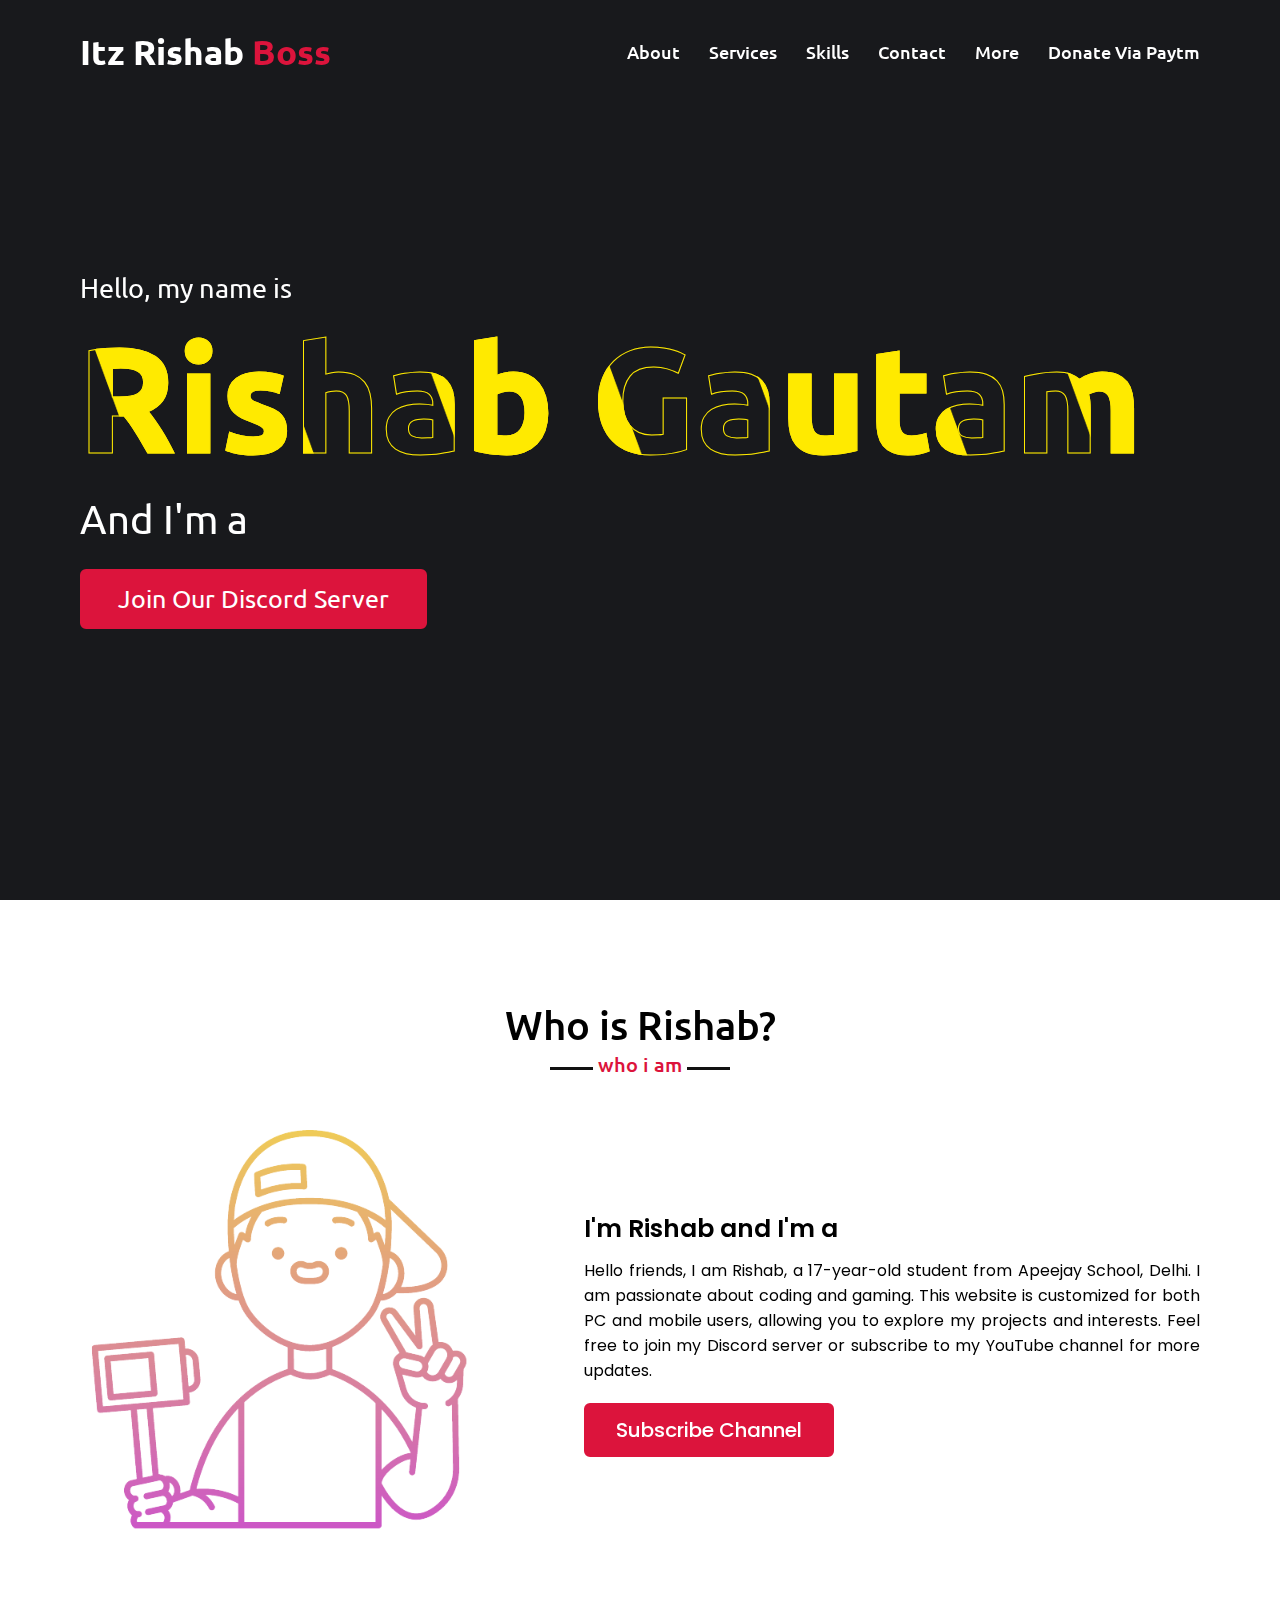
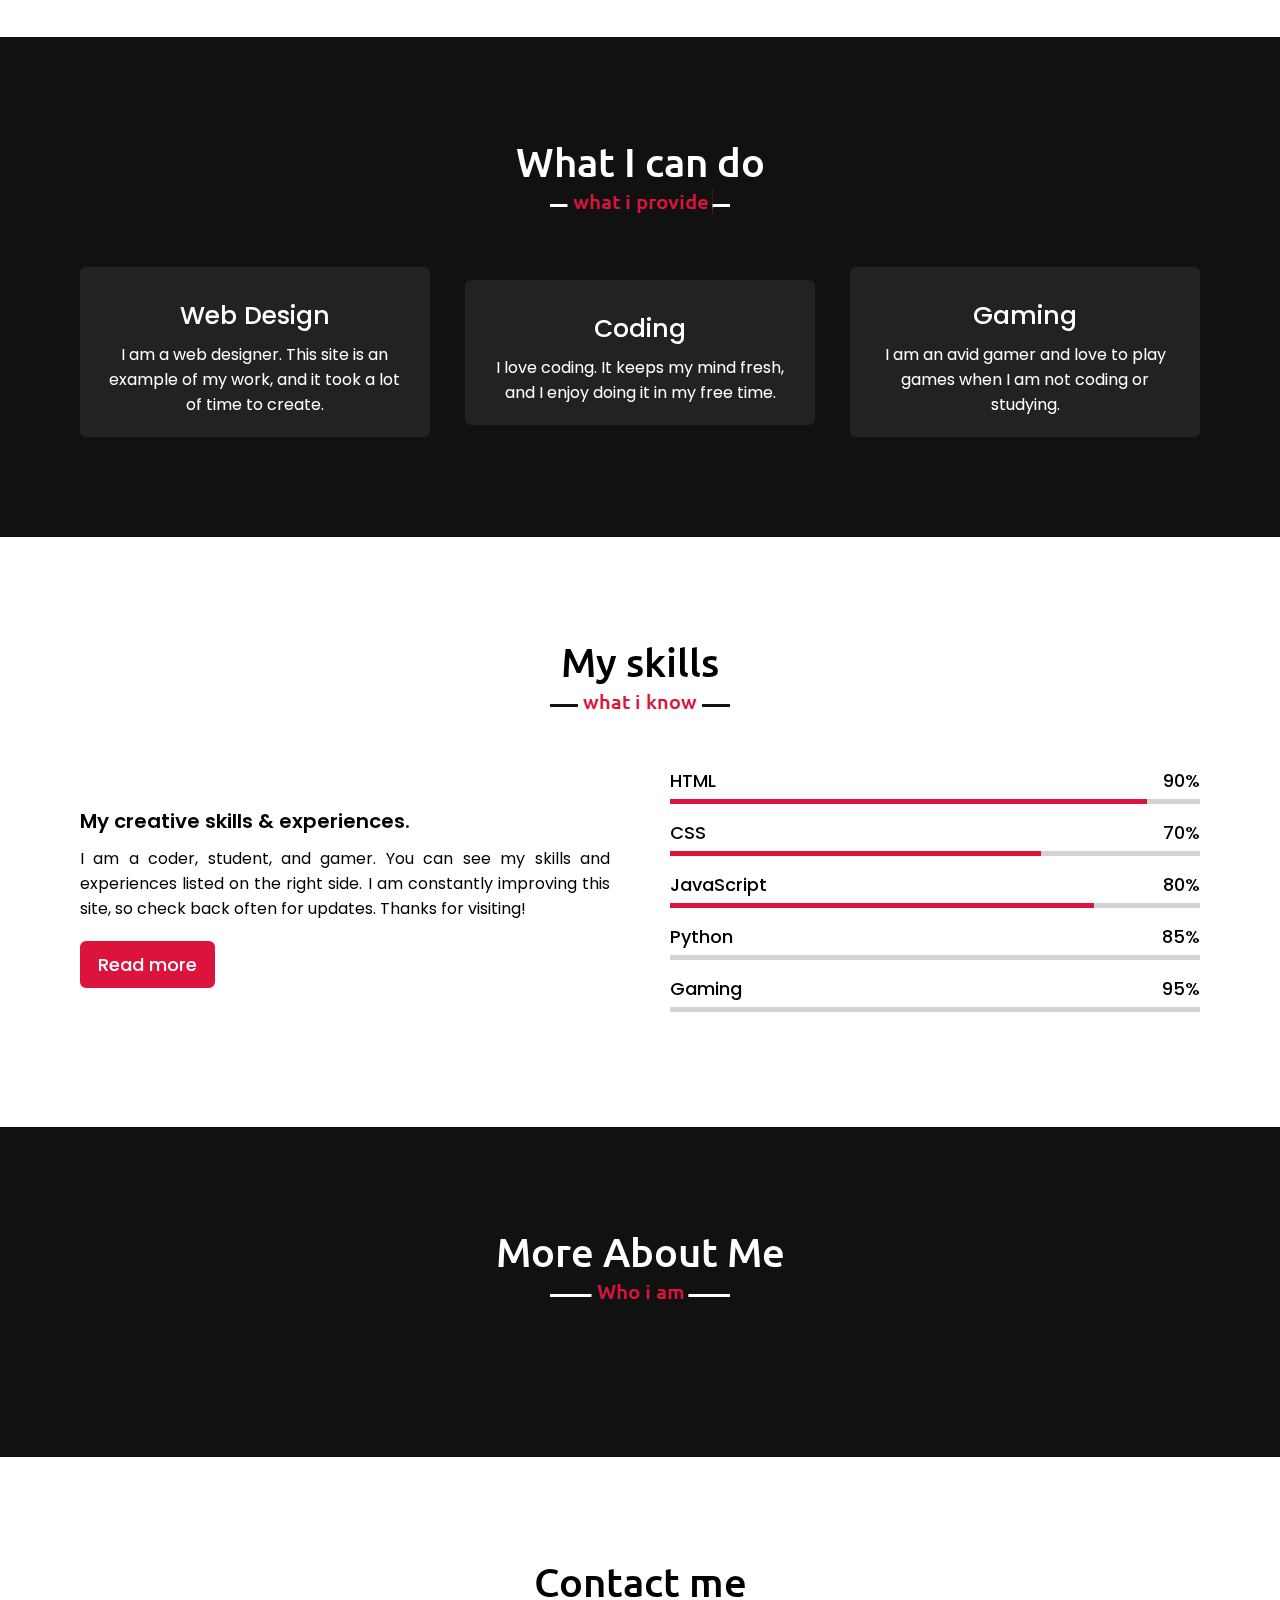
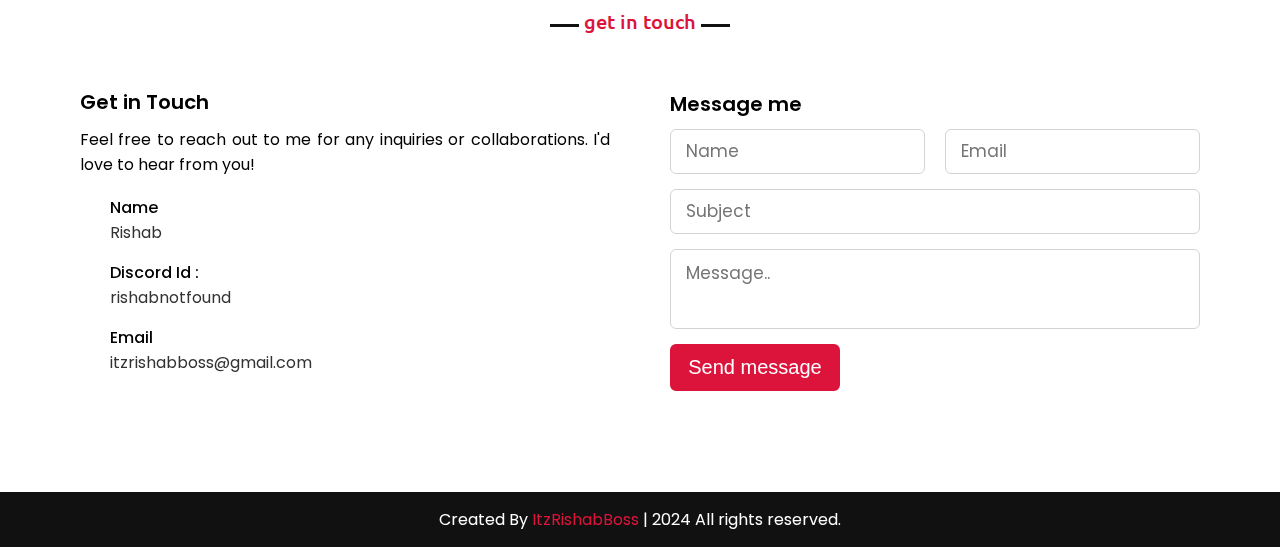
<file: index.html>
<!DOCTYPE html>
<html lang="en">
<head>
    <script async src="https://pagead2.googlesyndication.com/pagead/js/adsbygoogle.js?client=ca-pub-4637804660279187" crossorigin="anonymous"></script>
    <meta charset="UTF-8">
    <meta name="viewport" content="width=device-width, initial-scale=1.0">
    <meta property="og:type" content="website">
    <meta property="og:title" content="ItzRishabBoss">
    <meta property="og:description" content="Rishab Official Site!">
    <meta property="og:url" content="https://ItzRishabBoss.ml">
    <meta property="og:locale" content="en_US">
    <link href="style.css" rel="stylesheet" type="text/css" />
    <link rel="preload stylesheet" href="minimal.css" as="style">
    <title>Rishab</title>
    <link rel='icon' href='images/AM.png'>
    <link rel="stylesheet" href="style.css">
    <link rel="preload stylesheet" href="minimal.css" as="style">
    <script src="https://kit.fontawesome.com/a076d05399.js" type="77a91dfb9887d9b4f54f9742-text/javascript"></script>
    <script src="https://code.jquery.com/jquery-3.5.1.min.js" type="77a91dfb9887d9b4f54f9742-text/javascript"></script>
    <script src="https://cdnjs.cloudflare.com/ajax/libs/typed.js/2.0.11/typed.min.js" type="77a91dfb9887d9b4f54f9742-text/javascript"></script>
    <script src="https://cdnjs.cloudflare.com/ajax/libs/waypoints/4.0.1/jquery.waypoints.min.js" type="77a91dfb9887d9b4f54f9742-text/javascript"></script>
    <script src="https://cdnjs.cloudflare.com/ajax/libs/OwlCarousel2/2.3.4/owl.carousel.min.js" type="77a91dfb9887d9b4f54f9742-text/javascript"></script>
    <script data-ad-client="ca-pub-8596600462101928" async src="https://pagead2.googlesyndication.com/pagead/js/adsbygoogle.js" type="77a91dfb9887d9b4f54f9742-text/javascript"></script>
    <link rel="stylesheet" href="https://cdnjs.cloudflare.com/ajax/libs/OwlCarousel2/2.3.4/assets/owl.carousel.min.css" />
</head>
<body>
    <div class="scroll-up-btn">
        <i class="fas fa-angle-up"></i>
    </div>
    <nav class="navbar">
        <div class="max-width">
            <div class="logo"><a href="index.html#">Itz Rishab<span> Boss</span></a></div>
            <ul class="menu">
                <li><a href="index.html#about" class="menu-btn">About</a></li>
                <li><a href="index.html#services" class="menu-btn">Services</a></li>
                <li><a href="index.html#skills" class="menu-btn">Skills</a></li>
                <li><a href="index.html#contact" class="menu-btn">Contact</a></li>
                <li><a href="projects/index.html" class="menu-btn">More</a></li>
                <li><a href="paytm.html" class="menu-btn">Donate Via Paytm</a></li>
            </ul>
            <div class="menu-btn">
                <i class="fas fa-bars"></i>
            </div>
        </div>
    </nav>

    <section class="home" id="home">
        <video src="https://mylivewallpapers.com/wp-content/uploads/Anime/PREVIEW-Itachi-Blaze.mp4" muted loop autoplay></video>
        <div class="overlay"></div>
        <div class="max-width">
            <div class="home-content">
                <div class="text-1">Hello, my name is</div>
                <div class="text-2" id="text-2">
                    <h1>Rishab Gautam</h1>
                </div>
                <div class="text-3">And I'm a <span class="typing"></span></div>
                <a href="https://discord.gg/bosskingdom-comeback-1090560322760347649">Join Our Discord Server</a>
            </div>
        </div>
    </section>

    <section class="about" id="about">
        <div class="max-width">
            <h2 class="title">Who is Rishab?</h2>
            <div class="about-content">
                <div class="column left">
                    <img src="images/img1.png" alt="">
                </div>
                <div class="column right">
                    <div class="text">I'm Rishab and I'm a <span class="typing-2"></span></div>
                    <p>Hello friends, I am Rishab, a 17-year-old student from Apeejay School, Delhi. I am passionate about coding and gaming. This website is customized for both PC and mobile users, allowing you to explore my projects and interests. Feel free to join my Discord server or subscribe to my YouTube channel for more updates.</p>
                    <a href="https://www.youtube.com/channel/UCgP_7ZwV7NPmCBcTYtUg7Fw">Subscribe Channel</a>
                </div>
            </div>
        </div>
    </section>

    <section class="services" id="services">
        <div class="max-width">
            <h2 class="title">What I can do</h2>
            <div class="serv-content">
                <div class="card">
                    <div class="box">
                        <i class="fas fa-paint-brush"></i>
                        <div class="text">Web Design</div>
                        <p>I am a web designer. This site is an example of my work, and it took a lot of time to create.</p>
                    </div>
                </div>
                <div class="card">
                    <div class="box">
                        <i class="fas fa-code"></i>
                        <div class="text">Coding</div>
                        <p>I love coding. It keeps my mind fresh, and I enjoy doing it in my free time.</p>
                    </div>
                </div>
                <div class="card">
                    <div class="box">
                        <i class="fas fa-gamepad"></i>
                        <div class="text">Gaming</div>
                        <p>I am an avid gamer and love to play games when I am not coding or studying.</p>
                    </div>
                </div>
            </div>
        </div>
    </section>

    <section class="skills" id="skills">
        <div class="max-width">
            <h2 class="title">My skills</h2>
            <div class="skills-content">
                <div class="column left">
                    <div class="text">My creative skills & experiences.</div>
                    <p>I am a coder, student, and gamer. You can see my skills and experiences listed on the right side. I am constantly improving this site, so check back often for updates. Thanks for visiting!</p>
                    <a href="index.html#">Read more</a>
                </div>
                <div class="column right">
                    <div class="bars">
                        <div class="info">
                            <span>HTML</span>
                            <span>90%</span>
                        </div>
                        <div class="line html"></div>
                    </div>
                    <div class="bars">
                        <div class="info">
                            <span>CSS</span>
                            <span>70%</span>
                        </div>
                        <div class="line css"></div>
                    </div>
                    <div class="bars">
                        <div class="info">
                            <span>JavaScript</span>
                            <span>80%</span>
                        </div>
                        <div class="line js"></div>
                    </div>
                    <div class="bars">
                        <div class="info">
                            <span>Python</span>
                            <span>85%</span>
                        </div>
                        <div class="line python"></div>
                    </div>
                    <div class="bars">
                        <div class="info">
                            <span>Gaming</span>
                            <span>95%</span>
                        </div>
                        <div class="line gaming"></div>
                    </div>
                </div>
            </div>
        </div>
    </section>

    <section class="teams" id="teams">
        <div class="max-width">
            <h2 class="title">More About Me</h2>
            <div class="carousel owl-carousel">
                <div class="card">
                    <div class="box">
                        <img src="images/kisspng-clip-art-student-computer-icons-school-illustratio-5b9af2b9283992.3985997515368813371648.jpg" alt="">
                        <div class="text">I am a Student</div>
                        <p>Studying at Apeejay School, Delhi, balancing academics with my passion for technology and gaming.</p>
                    </div>
                </div>
                <div class="card">
                    <div class="box">
                        <img src="images/61HonjTuOCL._SY355_.jpg" alt="">
                        <div class="text">I Enjoy Gaming</div>
                        <p>Gaming is not just a hobby for me; it's a way to unwind and challenge myself.</p>
                    </div>
                </div>
                <div class="card">
                    <div class="box">
                        <img src="images/img2.png" alt="">
                        <div class="text">I Create Content</div>
                        <p>Check out my YouTube channel for tutorials, gameplay, and more. Don't forget to subscribe!</p>
                    </div>
                </div>
            </div>
        </div>
    </section>

    <section class="contact" id="contact">
        <div class="max-width">
            <h2 class="title">Contact me</h2>
            <div class="contact-content">
                <div class="column left">
                    <div class="text">Get in Touch</div>
                    <p>Feel free to reach out to me for any inquiries or collaborations. I'd love to hear from you!</p>
                    <div class="icons">
                        <div class="row">
                            <i class="fas fa-user"></i>
                            <div class="info">
                                <div class="head">Name</div>
                                <div class="sub-title">Rishab</div>
                            </div>
                        </div>
                        <div class="row">
                            <i class="fas fa-map-marker-alt"></i>
                            <div class="info">
                                <div class="head">Discord Id : </div>
                                <div class="sub-title">rishabnotfound</div>
                            </div>
                        </div>
                        <div class="row">
                            <i class="fas fa-envelope"></i>
                            <div class="info">
                                <div class="head">Email</div>
                                <div class="sub-title">itzrishabboss@gmail.com</div>
                            </div>
                        </div>
                    </div>
                </div>
                <div class="column right">
                    <div class="text">Message me</div>
                    <form action="#">
                        <div class="fields">
                            <div class="field name">
                                <input type="text" placeholder="Name" required>
                            </div>
                            <div class="field email">
                                <input type="email" placeholder="Email" required>
                            </div>
                        </div>
                        <div class="field">
                            <input type="text" placeholder="Subject" required>
                        </div>
                        <div class="field textarea">
                            <textarea cols="30" rows="10" placeholder="Message.." required></textarea>
                        </div>
                        <div class="button">
                            <button type="submit">Send message</button>
                        </div>
                    </form>
                </div>
            </div>
        </div>
    </section>

    <footer>
        <span>Created By <a href="https://ItzRishabBoss.ml">ItzRishabBoss</a> | <span class="far fa-copyright"></span> 2024 All rights reserved.</span>
    </footer>
</body>
<script src="script.js" type="77a91dfb9887d9b4f54f9742-text/javascript"></script>
<script src="https://ajax.cloudflare.com/cdn-cgi/scripts/7089c43e/cloudflare-static/rocket-loader.min.js" data-cf-settings="77a91dfb9887d9b4f54f9742-|49" defer=""></script>
</html>
</file>
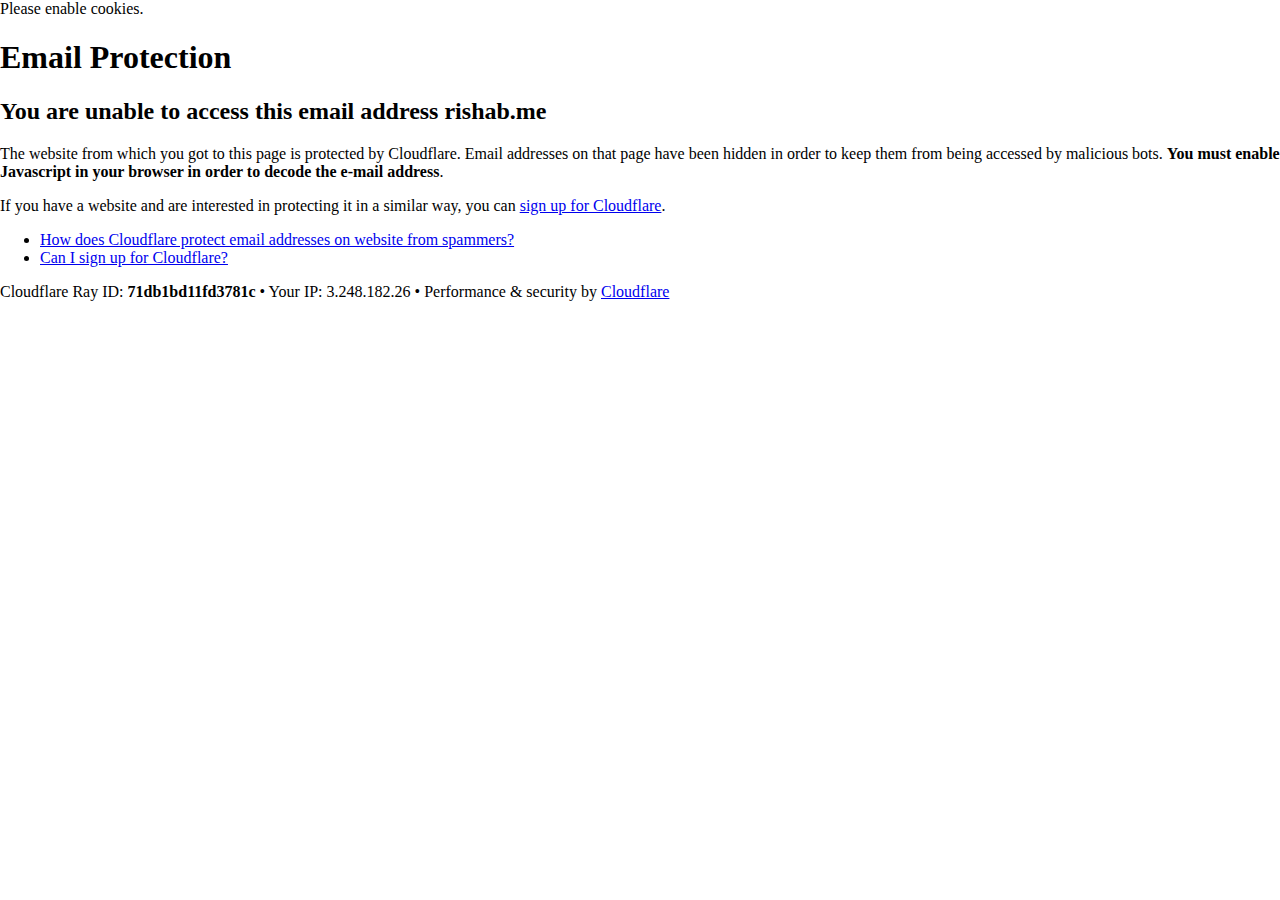
<file: cdn-cgi/l/email-protection.html>
<!DOCTYPE html>
<!--[if lt IE 7]> <html class="no-js ie6 oldie" lang="en-US"> <![endif]-->
<!--[if IE 7]>    <html class="no-js ie7 oldie" lang="en-US"> <![endif]-->
<!--[if IE 8]>    <html class="no-js ie8 oldie" lang="en-US"> <![endif]-->
<!--[if gt IE 8]><!--> <html class="no-js" lang="en-US"> <!--<![endif]-->
<head>
<title>Email Protection | Cloudflare</title>
<meta charset="UTF-8" />
<meta http-equiv="Content-Type" content="text/html; charset=UTF-8" />
<meta http-equiv="X-UA-Compatible" content="IE=Edge" />
<meta name="robots" content="noindex, nofollow" />
<meta name="viewport" content="width=device-width,initial-scale=1" />
<link rel="stylesheet" id="cf_styles-css" href="https://rishab-creator.github.io/ItzRishabBoss/cdn-cgi/styles/cf.errors.css" />
<!--[if lt IE 9]><link rel="stylesheet" id='cf_styles-ie-css' href="/cdn-cgi/styles/cf.errors.ie.css" /><![endif]-->
<style>body{margin:0;padding:0}</style>


<!--[if gte IE 10]><!-->
<script>
  if (!navigator.cookieEnabled) {
    window.addEventListener('DOMContentLoaded', function () {
      var cookieEl = document.getElementById('cookie-alert');
      cookieEl.style.display = 'block';
    })
  }
</script>
<!--<![endif]-->


</head>
<body>
  <div id="cf-wrapper">
    <div class="cf-alert cf-alert-error cf-cookie-error" id="cookie-alert" data-translate="enable_cookies">Please enable cookies.</div>
    <div id="cf-error-details" class="cf-error-details-wrapper">
      <div class="cf-wrapper cf-header cf-error-overview">
        <h1 data-translate="block_headline">Email Protection</h1>
        <h2 class="cf-subheadline"><span data-translate="unable_to_access">You are unable to access this email address</span> rishab.me</h2>
      </div><!-- /.header -->

      <div class="cf-section cf-wrapper">
        <div class="cf-columns two">
          <div class="cf-column">
            <p>The website from which you got to this page is protected by Cloudflare. Email addresses on that page have been hidden in order to keep them from being accessed by malicious bots. <strong>You must enable Javascript in your browser in order to decode the e-mail address</strong>.</p>
            <p>If you have a website and are interested in protecting it in a similar way, you can <a rel="noopener noreferrer" href="https://www.cloudflare.com/sign-up?utm_source=email_protection">sign up for Cloudflare</a>.</p>
          </div>

          <div class="cf-column">
            <div class="grid_4">
              <div class="rail">
                  <div class="panel">
                      <ul class="nobullets">
                        <li><a rel="noopener noreferrer" class="modal-link-faq" href="https://support.cloudflare.com/hc/en-us/articles/200170016-What-is-Email-Address-Obfuscation-">How does Cloudflare protect email addresses on website from spammers?</a></li>
                        <li><a rel="noopener noreferrer" class="modal-link-faq" href="https://support.cloudflare.com/hc/en-us/categories/200275218-Getting-Started">Can I sign up for Cloudflare?</a></li>
                    </ul>
                </div>
              </div>
            </div>
          </div>
        </div>
      </div><!-- /.section -->

      <div class="cf-error-footer cf-wrapper w-240 lg:w-full py-10 sm:py-4 sm:px-8 mx-auto text-center sm:text-left border-solid border-0 border-t border-gray-300">
  <p class="text-13">
    <span class="cf-footer-item sm:block sm:mb-1">Cloudflare Ray ID: <strong class="font-semibold">71db1bd11fd3781c</strong></span>
    <span class="cf-footer-separator sm:hidden">&bull;</span>
    <span class="cf-footer-item sm:block sm:mb-1"><span>Your IP</span>: 3.248.182.26</span>
    <span class="cf-footer-separator sm:hidden">&bull;</span>
    <span class="cf-footer-item sm:block sm:mb-1"><span>Performance &amp; security by</span> <a rel="noopener noreferrer" href="https://www.cloudflare.com/5xx-error-landing" id="brand_link" target="_blank">Cloudflare</a></span>
    
  </p>
</div><!-- /.error-footer -->


    </div><!-- /#cf-error-details -->
  </div><!-- /#cf-wrapper -->

  <script>
  window._cf_translation = {};
  
  
</script>

</body>
</html>
</file>
<file: style.css>
/*  import google fonts */
@import url('https://fonts.googleapis.com/css2?family=Poppins:wght@400;500;600;700&family=Ubuntu:wght@400;500;700&display=swap');

*{
    margin: 0;
    padding: 0;
    box-sizing: border-box;
    text-decoration: none;
}
html{
    scroll-behavior: smooth;
}

/* custom scroll bar */
::-webkit-scrollbar {
    width: 10px;
}
::-webkit-scrollbar-track {
    background: #f1f1f1;
}
::-webkit-scrollbar-thumb {
    background: #888;
}

::-webkit-scrollbar-thumb:hover {
    background: #555;
}

/* all similar content styling codes */
section{
    padding: 100px 0;
}
.max-width{
    max-width: 1300px;
    padding: 0 80px;
    margin: auto;
}
.about, .services, .skills, .teams, .contact, footer{
    font-family: 'Poppins', sans-serif;
}
.about .about-content, 
.services .serv-content,
.skills .skills-content,
.contact .contact-content{
    display: flex;
    flex-wrap: wrap;
    align-items: center;
    justify-content: space-between;
}
section .title{
    position: relative;
    text-align: center;
    font-size: 40px;
    font-weight: 500;
    margin-bottom: 60px;
    padding-bottom: 20px;
    font-family: 'Ubuntu', sans-serif;
}
section .title::before{
    content: "";
    position: absolute;
    bottom: 0px;
    left: 50%;
    width: 180px;
    height: 3px;
    background: #111;
    transform: translateX(-50%);
}
section .title::after{
    position: absolute;
    bottom: -8px;
    left: 50%;
    font-size: 20px;
    color: crimson;
    padding: 0 5px;
    background: #fff;
    transform: translateX(-50%);
}

/* navbar styling */
.navbar{
    position: fixed;
    width: 100%;
    z-index: 999;
    padding: 30px 0;
    font-family: 'Ubuntu', sans-serif;
    transition: all 0.3s ease;
}
.navbar.sticky{
    padding: 15px 0;
    background: crimson;
}
.navbar .max-width{
    display: flex;
    align-items: center;
    justify-content: space-between;
}
.navbar .logo a{
    color: #fff;
    font-size: 35px;
    font-weight: 600;
}
.navbar .logo a span{
    color: crimson;
    transition: all 0.3s ease;
}
.navbar.sticky .logo a span{
    color: #fff;
}
.navbar .menu li{
    list-style: none;
    display: inline-block;
}
.navbar .menu li a{
    display: block;
    color: #fff;
    font-size: 18px;
    font-weight: 500;
    margin-left: 25px;
    transition: color 0.3s ease;
}
.navbar .menu li a:hover{
    color: crimson;
}
.navbar.sticky .menu li a:hover{
    color: #fff;
}

/* menu btn styling */
.menu-btn{
    color: #fff;
    font-size: 23px;
    cursor: pointer;
    display: none;
}
.scroll-up-btn{
    position: fixed;
    height: 45px;
    width: 42px;
    background: crimson;
    right: 30px;
    bottom: 10px;
    text-align: center;
    line-height: 45px;
    color: #fff;
    z-index: 9999;
    font-size: 30px;
    border-radius: 6px;
    border-bottom-width: 2px;
    cursor: pointer;
    opacity: 0;
    pointer-events: none;
    transition: all 0.3s ease;
}
.scroll-up-btn.show{
    bottom: 30px;
    opacity: 1;
    pointer-events: auto;
}
.scroll-up-btn:hover{
    filter: brightness(90%);
}

  
/* home section styling */
.home{
    display: flex;
    background: #2f3138 no-repeat center;
    /* background: black; */
    height: 100vh;
    color: #fff;
    min-height: 500px;
    background-size: cover;
    background-attachment: fixed;
    font-family: 'Ubuntu', sans-serif;
}
.home .max-width{
    margin: auto 0 auto 30px;
}
.home .home-content .text-1{
    font-size: 27px;
    position: relative;
    z-index: 10;
}
.home .home-content .text-2{
    font-size: 75px;
    font-weight: 600;
    margin-left: -3px;
    position: relative;
    z-index: 10;
}

.home .home-content .text-3{
    font-size: 40px;
    margin: 5px 0;
    position: relative;
    z-index: 10;
}
.home .home-content .text-3 span{
    color: crimson;
    font-weight: 500;
    position: relative;
    z-index: 10;
}
.home .home-content a{
    display: inline-block;
    background: crimson;
    color: #fff;
    font-size: 25px;
    padding: 12px 36px;
    margin-top: 20px;
    font-weight: 400;
    border-radius: 6px;
    border: 2px solid crimson;
    transition: all 0.3s ease;
    position: relative;
    z-index: 10;
}
.home .home-content a:hover{
    color: crimson;
    background: none;
    
}

/* about section styling */
.about .title::after{
    content: "who i am";
}
.about .about-content .left{
    width: 45%;
}
.about .about-content .left img{
    height: 400px;
    width: 400px;
    object-fit: cover;
    border-radius: 6px;
}
.about .about-content .right{
    width: 55%;
}
.about .about-content .right .text{
    font-size: 25px;
    font-weight: 600;
    margin-bottom: 10px;
}
.about .about-content .right .text span{
    color: crimson;
}
.about .about-content .right p{
    text-align: justify;
}
.about .about-content .right a{
    display: inline-block;
    background: crimson;
    color: #fff;
    font-size: 20px;
    font-weight: 500;
    padding: 10px 30px;
    margin-top: 20px;
    border-radius: 6px;
    border: 2px solid crimson;
    transition: all 0.3s ease;
}
.about .about-content .right a:hover{
    color: crimson;
    background: none;
}

/* services section styling */
.services, .teams{
    color:#fff;
    background: #111;
}
.services .title::before,
.teams .title::before{
    background: #fff;
}
.services .title::after,
.teams .title::after{
    background: #111;
    content: "what i provide";
}
.services .serv-content .card{
    width: calc(33% - 20px);
    background: #222;
    text-align: center;
    border-radius: 6px;
    padding: 20px 25px;
    cursor: pointer;
    transition: all 0.3s ease;
}
.services .serv-content .card:hover{
    background: crimson;
}
.services .serv-content .card .box{
    transition: all 0.3s ease;
}
.services .serv-content .card:hover .box{
    transform: scale(1.05);
}
.services .serv-content .card i{
    font-size: 50px;
    color: crimson;
    transition: color 0.3s ease;
}
.services .serv-content .card:hover i{
    color: #fff;
}
.services .serv-content .card .text{
    font-size: 25px;
    font-weight: 500;
    margin: 10px 0 7px 0;
}

/* skills section styling */

.skills .title::after{
    content: "what i know";
}
.skills .skills-content .column{
    width: calc(50% - 30px);
}
.skills .skills-content .left .text{
    font-size: 20px;
    font-weight: 600;
    margin-bottom: 10px;
}
.skills .skills-content .left p{
    text-align: justify;
}
.skills .skills-content .left a{
    display: inline-block;
    background: crimson;
    color: #fff;
    font-size: 18px;
    font-weight: 500;
    padding: 8px 16px;
    margin-top: 20px;
    border-radius: 6px;
    border: 2px solid crimson;
    transition: all 0.3s ease;
}
.skills .skills-content .left a:hover{
    color: crimson;
    background: none;
}
.skills .skills-content .right .bars{
    margin-bottom: 15px;
}
.skills .skills-content .right .info{
    display: flex;
    margin-bottom: 5px;
    align-items: center;
    justify-content: space-between;
}
.skills .skills-content .right span{
    font-weight: 500;
    font-size: 18px;
}
.skills .skills-content .right .line{
    height: 5px;
    width: 100%;
    background: lightgrey;
    position: relative;
}
.skills .skills-content .right .line::before{
    content: "";
    position: absolute;
    height: 100%;
    left: 0;
    top: 0;
    background: crimson;
}
.skills-content .right .html::before{
    width: 90%;
}
.skills-content .right .css::before{
    width: 70%;
}
.skills-content .right .js::before{
    width: 80%;
}
.skills-content .right .php::before{
    width: 85%;
}
.skills-content .right .mysql::before{
    width: 95%;
}

/* teams section styling */
.teams .title::after{
    content: "Who i am";
}
.teams .carousel .card{
    background: #222;
    border-radius: 6px;
    padding: 25px 35px;
    text-align: center;
    overflow: hidden;
    transition: all 0.3s ease;
}
.teams .carousel .card:hover{
    background: crimson;
}
.teams .carousel .card .box{
    display: flex;
    flex-direction: column;
    align-items: center;
    justify-content: center;
    transition: all 0.3s ease;
}
.teams .carousel .card:hover .box{
    transform: scale(1.05);
}
.teams .carousel .card .text{
    font-size: 25px;
    font-weight: 500;
    margin: 10px 0 7px 0;
}
.teams .carousel .card img{
    height: 150px;
    width: 150px;
    object-fit: cover;
    border-radius: 50%;
    border: 5px solid crimson;
    transition: all 0.3s ease;
}
.teams .carousel .card:hover img{
    border-color: #fff;
}
.owl-dots{
    text-align: center;
    margin-top: 20px;
}
.owl-dot{
    height: 13px;
    width: 13px;
    margin: 0 5px;
    outline: none!important;
    border-radius: 50%;
    border: 2px solid crimson!important;
    transition: all 0.3s ease;
}
.owl-dot.active{
    width: 35px;
    border-radius: 14px;
}
.owl-dot.active,
.owl-dot:hover{
    background: crimson!important;
}

/* contact section styling */
.contact .title::after{
    content: "get in touch";
}
.contact .contact-content .column{
    width: calc(50% - 30px);
}
.contact .contact-content .text{
    font-size: 20px;
    font-weight: 600;
    margin-bottom: 10px;
}
.contact .contact-content .left p{
    text-align: justify;
}
.contact .contact-content .left .icons{
    margin: 10px 0;
}
.contact .contact-content .row{
    display: flex;
    height: 65px;
    align-items: center;
}
.contact .contact-content .row .info{
    margin-left: 30px;
}
.contact .contact-content .row i{
    font-size: 25px;
    color: crimson;
}
.contact .contact-content .info .head{
    font-weight: 500;
}
.contact .contact-content .info .sub-title{
    color: #333;
}
.contact .right form .fields{
    display: flex;
}
.contact .right form .field,
.contact .right form .fields .field{
    height: 45px;
    width: 100%;
    margin-bottom: 15px;
}
.contact .right form .textarea{
    height: 80px;
    width: 100%;
}
.contact .right form .name{
    margin-right: 10px;
}
.contact .right form .email{
    margin-left: 10px;  
}
.contact .right form .field input,
.contact .right form .textarea textarea{
    height: 100%;
    width: 100%;
    border: 1px solid lightgrey;
    border-radius: 6px;
    outline: none;
    padding: 0 15px;
    font-size: 17px;
    font-family: 'Poppins', sans-serif;
    transition: all 0.3s ease;
}
.contact .right form .field input:focus,
.contact .right form .textarea textarea:focus{
    border-color: #b3b3b3;
}
.contact .right form .textarea textarea{
    padding-top: 10px;
    resize: none;
}
.contact .right form .button{
    height: 47px;
    width: 170px;
}
.contact .right form .button button{
    width: 100%;
    height: 100%;
    border: 2px solid crimson;
    background: crimson;
    color: #fff;
    outline: none;
    font-size: 20px;
    font-weight: 500;
    border-radius: 6px;
    cursor: pointer;
    transition: all 0.3s ease;
}
.contact .right form .button button:hover{
    color: crimson;
    background: none;
}

/* footer section styling */
footer{
    background: #111;
    padding: 15px 23px;
    color: #fff;
    text-align: center;
}
footer span a{
    color: crimson;
    text-decoration: none;
}
footer span a:hover{
    text-decoration: underline;
}


/* responsive media query start */
@media (max-width: 1300px) {
    .home .max-width{
        margin-left: 0px;
    }
}

@media (max-width: 1104px) {
    .about .about-content .left img{
        height: 350px;
        width: 350px;
    }
}

@media (max-width: 991px) {
    .max-width{
        padding: 0 50px;
    }
}
@media (max-width: 947px){
    .menu-btn{
        display: block;
        z-index: 999;
    }
    .menu-btn i.active:before{
        content: "\f00d";
    }
    .navbar .menu{
        position: fixed;
        height: 100vh;
        width: 100%;
        left: -100%;
        top: 0;
        background: #111;
        text-align: center;
        padding-top: 80px;
        transition: all 0.3s ease;
    }
    .navbar .menu.active{
        left: 0;
    }
    .navbar .menu li{
        display: block;
    }
    .navbar .menu li a{
        display: inline-block;
        margin: 20px 0;
        font-size: 25px;
    }
    .home .home-content .text-2{
        font-size: 70px; 
    }
    .home .home-content .text-3{
        font-size: 35px;
    }
    .home .home-content a{
        font-size: 23px;
        padding: 10px 30px;
    }
    .max-width{
        max-width: 930px;
    }
    .about .about-content .column{
        width: 100%;
    }
    .about .about-content .left{
        display: flex;
        justify-content: center;
        margin: 0 auto 60px;
    }
    .about .about-content .right{
        flex: 100%;
    }
    .services .serv-content .card{
        width: calc(50% - 10px);
        margin-bottom: 20px;
    }
    .skills .skills-content .column,
    .contact .contact-content .column{
        width: 100%;
        margin-bottom: 35px;
    }
}

@media (max-width: 690px) {
    .max-width{
        padding: 0 23px;
    }
    .home .home-content .text-2{
        font-size: 60px;
    }
    .home .home-content .text-3{
        font-size: 32px;
    }
    .home .home-content a{
        font-size: 20px;
    }
    .services .serv-content .card{
        width: 100%;
    }
}

@media (max-width: 500px) {
    .home .home-content .text-2{
        font-size: 50px;
    }
    .home .home-content .text-3{
        font-size: 27px;
    }
    .about .about-content .right .text,
    .skills .skills-content .left .text{
        font-size: 19px;
    }
    .contact .right form .fields{
        flex-direction: column;
    }
    .contact .right form .name,
    .contact .right form .email{
        margin: 0;
    }
    .scroll-up-btn{
        right: 15px;
        bottom: 15px;
        height: 38px;
        width: 35px;
        font-size: 23px;
        line-height: 38px;
    }
}

h1{
    /* font-size: 60px; */
    color: transparent;
    -webkit-text-stroke: 1px #ffea00;
    background: url('images/back.png');
    -webkit-background-clip: text;
    background-position: 0 0;
    animation: back 20s linear infinite;
}

@keyframes back{
    100%{
        background-position: 2000px 0;
    }
}


.showcase {
    position: absolute;
    right: 0;
    width: 100%;
    min-height: 100%;
    padding: 100px;
    display: flex;
    justify-content: space-between;
    align-items: center;
    background: #111;
    color: #fff;
    z-index: 2;
    
}

.home video {
    position: absolute;
    top: 0;
    left: 0;
    width: 100%;
    height: 100%;
    object-fit: cover;
    opacity: 0.8;
}

.overlay {
    position: absolute;
    top: 0;
    left: 0;
    width: 100%;
    height: 100%;
    background: rgba(0, 0, 0, 0.5);
    mix-blend-mode: overlay;
}
</file>
<file: minimal.css>
.pace {
	-webkit-pointer-events: none;
	pointer-events: none;

	-webkit-user-select: none;
	-moz-user-select: none;
	user-select: none;
}

.pace-inactive {
	display: none;
}

.pace .pace-progress {
	background: #dd2222;
	position: fixed;
	z-index: 2000;
	top: 0;
	right: 100%;
	width: 100%;
	height: 2px;
}
</file>
